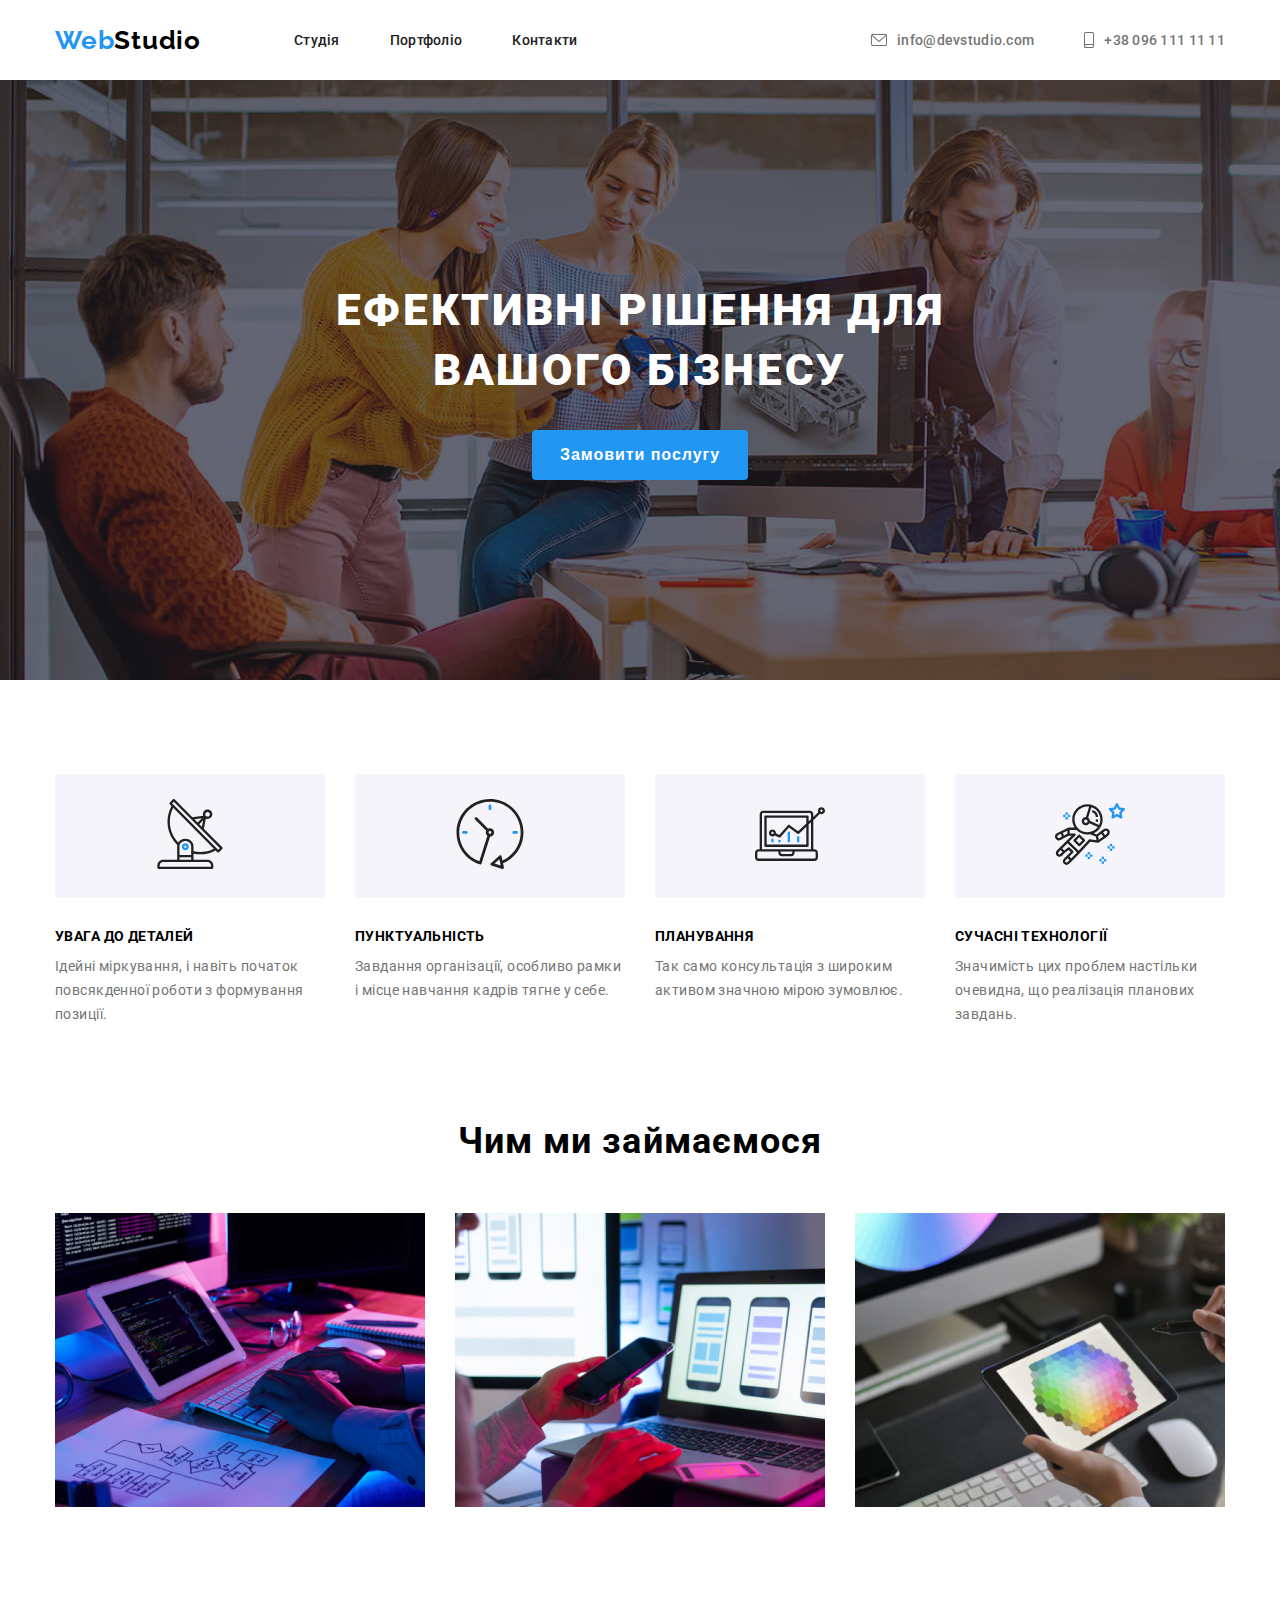
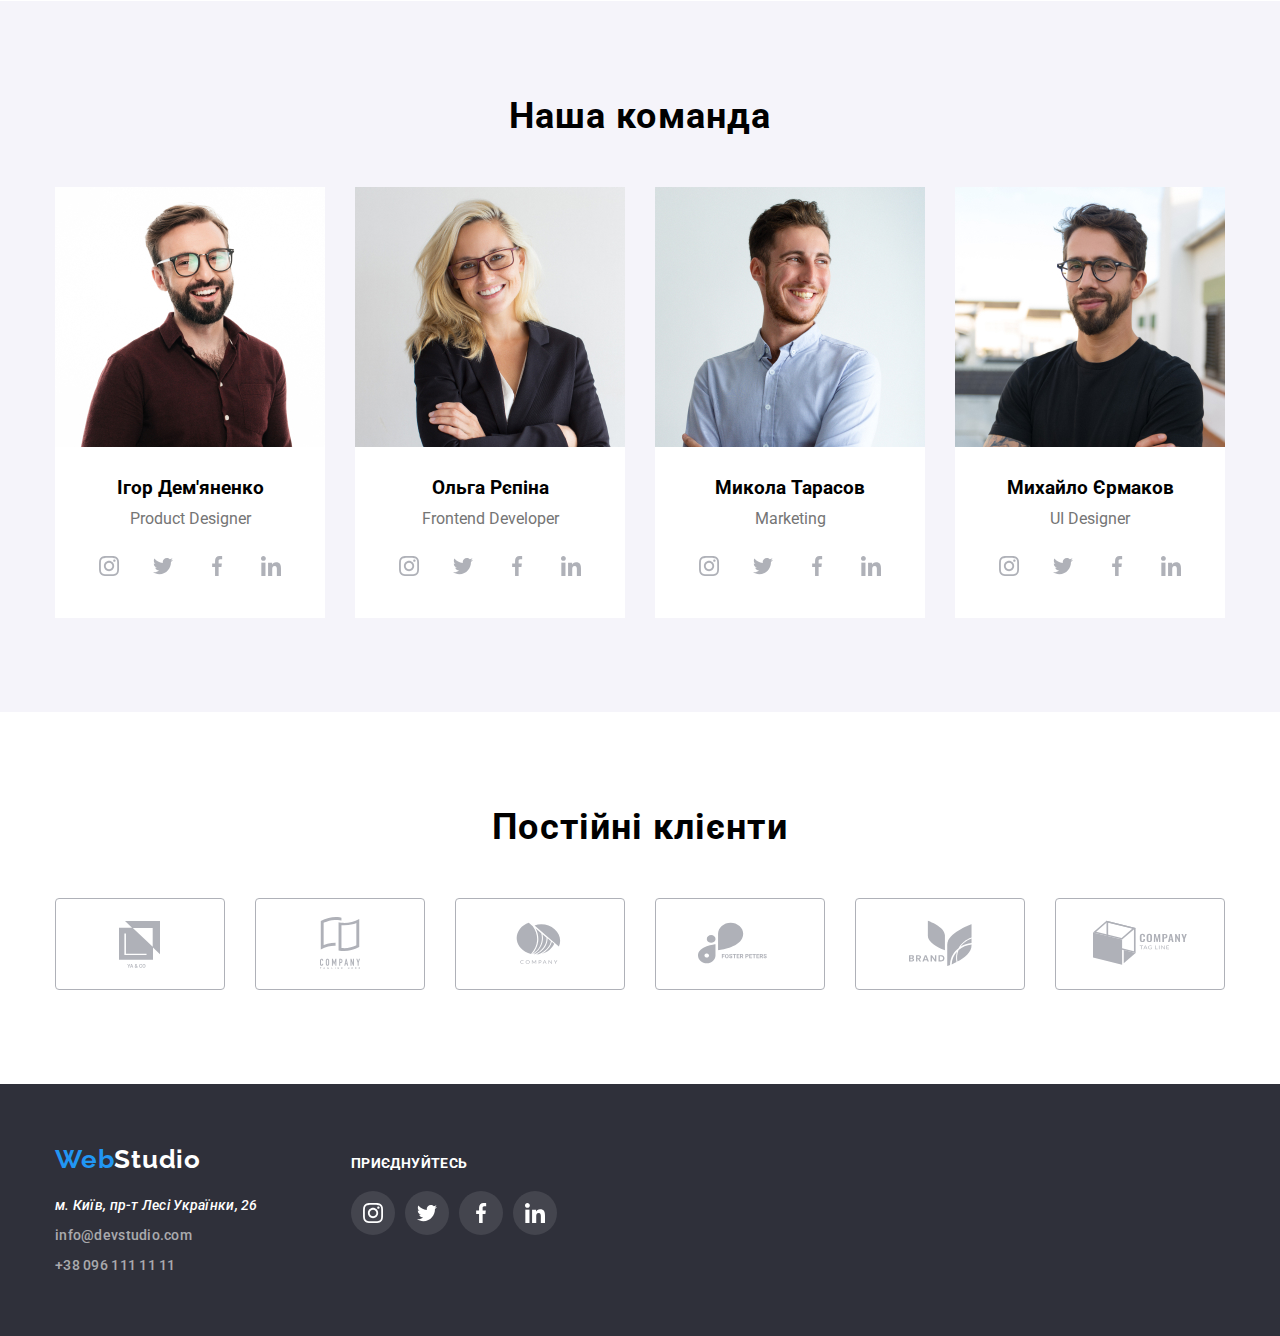
<file: index.html>
<!DOCTYPE html>
<html lang="en" class="page">
  <head>
    <link rel="preconnect" href="https://fonts.googleapis.com" />
    <link rel="preconnect" href="https://fonts.gstatic.com" crossorigin />
    <link
      href="https://fonts.googleapis.com/css2?family=Raleway:ital,wght@0,100..900;1,100..900&family=Roboto:ital,wght@0,100;0,300;0,400;0,500;0,700;0,900;1,100;1,300;1,400;1,500;1,700;1,900&display=swap"
      rel="stylesheet"
    />
    <link rel="stylesheet" href="./css/style.css" />
    <meta charset="UTF-8" />
    <meta name="viewport" content="width=device-width, initial-scale=1.0" />
    <title>Homework 5</title>
    <script src="./js/script.js" defer></script>
  </head>

  <body class="page__body">
    <header class="header" id="top">
      <div class="container">
        <div class="header__content">
          <a href="./index.html" class="header__logo logo">
            <span class="logo--blue"> Web </span>
            Studio
          </a>

          <nav class="nav">
            <ul class="nav__list">
              <li class="nav__item">
                <a href="./index.html" class="nav__link link"> Студія </a>
              </li>
              <li class="nav__item">
                <a href="./portfolio.html" class="nav__link link">
                  Портфоліо
                </a>
              </li>
              <li class="nav__item">
                <a href="#" class="nav__link link"> Контакти </a>
              </li>
            </ul>
          </nav>

          <div class="header__contacts contacts">
            <a href="mailto:info@devstudio.com" class="contacts__link link">
              <svg class="contacts__icon contacts__icon--envelope">
                <use href="./images/sprite.svg#envelope"></use>
              </svg>
              info@devstudio.com
            </a>
            <a href="tel:+380961111111" class="contacts__link link">
              <svg class="contacts__icon contacts__icon--smartphone">
                <use href="./images/sprite.svg#smartphone"></use>
              </svg>
              +38 096 111 11 11
            </a>
          </div>
        </div>
      </div>
    </header>

    <main class="main">
      <section class="banner">
        <h1 class="banner__title">Ефективні рішення для вашого бізнесу</h1>

        <button class="banner__button">Замовити послугу</button>
      </section>

      <section class="features">
        <div class="container">
          <ul class="features__list">
            <li class="features__item feature">
              <div class="feature__icon-container">
                <svg class="feature__icon">
                  <use href="./images/sprite.svg#antenna"></use>
                </svg>
              </div>
              <h3 class="feature__title">УВАГА ДО ДЕТАЛЕЙ</h3>
              <p class="feature__text">
                Ідейні міркування, і навіть початок повсякденної роботи з
                формування позиції.
              </p>
            </li>
            <li class="features__item feature">
              <div class="feature__icon-container">
                <svg class="feature__icon">
                  <use href="./images/sprite.svg#clock"></use>
                </svg>
              </div>
              <h3 class="feature__title">ПУНКТУАЛЬНІСТЬ</h3>
              <p class="feature__text">
                Завдання організації, особливо рамки і місце навчання кадрів
                тягне у себе.
              </p>
            </li>
            <li class="features__item feature">
              <div class="feature__icon-container">
                <svg class="feature__icon">
                  <use href="./images/sprite.svg#diagram"></use>
                </svg>
              </div>
              <h3 class="feature__title">ПЛАНУВАННЯ</h3>
              <p class="feature__text">
                Так само консультація з широким активом значною мірою зумовлює.
              </p>
            </li>
            <li class="features__item feature">
              <div class="feature__icon-container">
                <svg class="feature__icon">
                  <use href="./images/sprite.svg#astronaut"></use>
                </svg>
              </div>
              <h3 class="feature__title">СУЧАСНІ ТЕХНОЛОГІЇ</h3>
              <p class="feature__text">
                Значимість цих проблем настільки очевидна, що реалізація
                планових завдань.
              </p>
            </li>
          </ul>
        </div>
      </section>

      <section class="services">
        <div class="container">
          <h2 class="services__title">Чим ми займаємося</h2>

          <ul class="services__list">
            <li class="services__item">
              <img
                src="./images/services-1.jpg"
                alt="Service 1"
                class="services__photo"
              />
            </li>
            <li class="services__item">
              <img
                src="./images/services-2.jpg"
                alt="Service 2"
                class="services__photo"
              />
            </li>
            <li class="services__item">
              <img
                src="./images/services-3.jpg"
                alt="Service 3"
                class="services__photo"
              />
            </li>
          </ul>
        </div>
      </section>

      <section class="team">
        <div class="container">
          <h2 class="team__title">Наша команда</h2>
          <ul class="team__list">
            <li class="team__item person">
              <img
                src="./images/team-1.jpg"
                alt="Person photo"
                class="person__photo"
              />
              <div class="person__info">
                <h3 class="person__name">Ігор Дем'яненко</h3>
                <p class="person__role">Product Designer</p>

                <div class="social-icons">
                  <ul class="social-icons__list">
                    <li class="social-icons__item">
                      <a href="#" class="social-icons__link">
                        <svg class="social-icons__icon">
                          <use href="./images/sprite.svg#instagram"></use>
                        </svg>
                      </a>
                    </li>
                    <li class="social-icons__item">
                      <a href="#" class="social-icons__link">
                        <svg class="social-icons__icon">
                          <use href="./images/sprite.svg#twitter"></use>
                        </svg>
                      </a>
                    </li>
                    <li class="social-icons__item">
                      <a href="#" class="social-icons__link">
                        <svg class="social-icons__icon">
                          <use href="./images/sprite.svg#facebook"></use>
                        </svg>
                      </a>
                    </li>
                    <li class="social-icons__item">
                      <a href="#" class="social-icons__link">
                        <svg class="social-icons__icon">
                          <use href="./images/sprite.svg#linkedin"></use>
                        </svg>
                      </a>
                    </li>
                  </ul>
                </div>
              </div>
            </li>

            <li class="team__item person">
              <img
                src="./images/team-2.jpg"
                alt="Person photo"
                class="person__photo"
              />

              <div class="person__info">
                <h3 class="person__name">Ольга Рєпіна</h3>
                <p class="person__role">Frontend Developer</p>

                <div class="social-icons">
                  <ul class="social-icons__list">
                    <li class="social-icons__item">
                      <a href="#" class="social-icons__link">
                        <svg class="social-icons__icon">
                          <use href="./images/sprite.svg#instagram"></use>
                        </svg>
                      </a>
                    </li>
                    <li class="social-icons__item">
                      <a href="#" class="social-icons__link">
                        <svg class="social-icons__icon">
                          <use href="./images/sprite.svg#twitter"></use>
                        </svg>
                      </a>
                    </li>
                    <li class="social-icons__item">
                      <a href="#" class="social-icons__link">
                        <svg class="social-icons__icon">
                          <use href="./images/sprite.svg#facebook"></use>
                        </svg>
                      </a>
                    </li>
                    <li class="social-icons__item">
                      <a href="#" class="social-icons__link">
                        <svg class="social-icons__icon">
                          <use href="./images/sprite.svg#linkedin"></use>
                        </svg>
                      </a>
                    </li>
                  </ul>
                </div>
              </div>
            </li>

            <li class="team__item person">
              <img
                src="./images/team-3.jpg"
                alt="Person photo"
                class="person__photo"
              />
              <div class="person__info">
                <h3 class="person__name">Микола Тарасов</h3>
                <p class="person__role">Marketing</p>
                <div class="social-icons">
                  <ul class="social-icons__list">
                    <li class="social-icons__item">
                      <a href="#" class="social-icons__link">
                        <svg class="social-icons__icon">
                          <use href="./images/sprite.svg#instagram"></use>
                        </svg>
                      </a>
                    </li>
                    <li class="social-icons__item">
                      <a href="#" class="social-icons__link">
                        <svg class="social-icons__icon">
                          <use href="./images/sprite.svg#twitter"></use>
                        </svg>
                      </a>
                    </li>
                    <li class="social-icons__item">
                      <a href="#" class="social-icons__link">
                        <svg class="social-icons__icon">
                          <use href="./images/sprite.svg#facebook"></use>
                        </svg>
                      </a>
                    </li>
                    <li class="social-icons__item">
                      <a href="#" class="social-icons__link">
                        <svg class="social-icons__icon">
                          <use href="./images/sprite.svg#linkedin"></use>
                        </svg>
                      </a>
                    </li>
                  </ul>
                </div>
              </div>
            </li>
            <li class="team__item person">
              <img
                src="./images/team-4.jpg"
                alt="person photo"
                class="person"
              />
              <div class="person__info">
                <h3 class="person__name">Михайло Єрмаков</h3>
                <p class="person__role">UI Designer</p>
                <div class="social-icons">
                  <ul class="social-icons__list">
                    <li class="social-icons__item">
                      <a href="#" class="social-icons__link">
                        <svg class="social-icons__icon">
                          <use href="./images/sprite.svg#instagram"></use>
                        </svg>
                      </a>
                    </li>
                    <li class="social-icons__item">
                      <a href="#" class="social-icons__link">
                        <svg class="social-icons__icon">
                          <use href="./images/sprite.svg#twitter"></use>
                        </svg>
                      </a>
                    </li>
                    <li class="social-icons__item">
                      <a href="#" class="social-icons__link">
                        <svg class="social-icons__icon">
                          <use href="./images/sprite.svg#facebook"></use>
                        </svg>
                      </a>
                    </li>
                    <li class="social-icons__item">
                      <a href="#" class="social-icons__link">
                        <svg class="social-icons__icon">
                          <use href="./images/sprite.svg#linkedin"></use>
                        </svg>
                      </a>
                    </li>
                  </ul>
                </div>
              </div>
            </li>
          </ul>
        </div>
      </section>

      <section class="clients">
        <div class="container">
          <h2 class="clients__title">Постійні клієнти</h2>
          <ul class="clients__list">
            <li class="clients__item">
              <svg class="clients__icon">
                <use href="./images/sprite.svg#client1"></use>
              </svg>
            </li>
            <li class="clients__item">
              <svg class="clients__icon">
                <use href="./images/sprite.svg#client2"></use>
              </svg>
            </li>
            <li class="clients__item">
              <svg class="clients__icon">
                <use href="./images/sprite.svg#client3"></use>
              </svg>
            </li>
            <li class="clients__item">
              <svg class="clients__icon">
                <use href="./images/sprite.svg#client4"></use>
              </svg>
            </li>
            <li class="clients__item">
              <svg class="clients__icon">
                <use href="./images/sprite.svg#client5"></use>
              </svg>
            </li>
            <li class="clients__item">
              <svg class="clients__icon">
                <use href="./images/sprite.svg#client6"></use>
              </svg>
            </li>
          </ul>
        </div>
      </section>
    </main>

    <footer class="footer">
      <div class="container">
        <div class="footer__content">
          <div class="footer__left-block">
            <a href="/" class="logo footer__logo">
              <span class="logo--blue">Web</span>
              <span class="logo--footer">Studio</span>
            </a>
            <div class="contacts contacts--footer">
              <address class="contacts__address">
                <a
                  href="https://maps.app.goo.gl/hNjkJW8bVFuCHzuT9"
                  class="contacts__link contacts__link--address link"
                  target="_blank"
                  >м. Київ, пр-т Лесі Українки, 26</a
                >
              </address>
              <a
                href="mailto:info@devstudio.com"
                class="contacts__link contacts__link--footer link"
                >info@devstudio.com</a
              >
              <a
                href="tel:+380961111111"
                class="contacts__link contacts__link--footer link"
                >+38 096 111 11 11</a
              >
            </div>
          </div>

          <div class="social-icons social-icons--footer">
            <h3 class="social-icons__title">приєднуйтесь</h3>
            <ul class="social-icons__list">
              <li class="social-icons__item">
                <a href="#" class="social-icons__link">
                  <svg class="social-icons__icon">
                    <use href="./images/sprite.svg#instagram"></use>
                  </svg>
                </a>
              </li>
              <li class="social-icons__item">
                <a href="#" class="social-icons__link">
                  <svg class="social-icons__icon">
                    <use href="./images/sprite.svg#twitter"></use>
                  </svg>
                </a>
              </li>
              <li class="social-icons__item">
                <a href="#" class="social-icons__link">
                  <svg class="social-icons__icon">
                    <use href="./images/sprite.svg#facebook"></use>
                  </svg>
                </a>
              </li>
              <li class="social-icons__item">
                <a href="#" class="social-icons__link">
                  <svg class="social-icons__icon">
                    <use href="./images/sprite.svg#linkedin"></use>
                  </svg>
                </a>
              </li>
            </ul>
          </div>
        </div>
      </div>
    </footer>

    <div class="modal">
      <div class="modal__background">
        <div class="modal__window">
          <button class="modal__close">
            <svg class="modal__icon">
              <use href="./images/sprite.svg#icon-close"></use>
            </svg>
          </button>
        </div>
      </div>
    </div>
  </body>
</html>
</file>
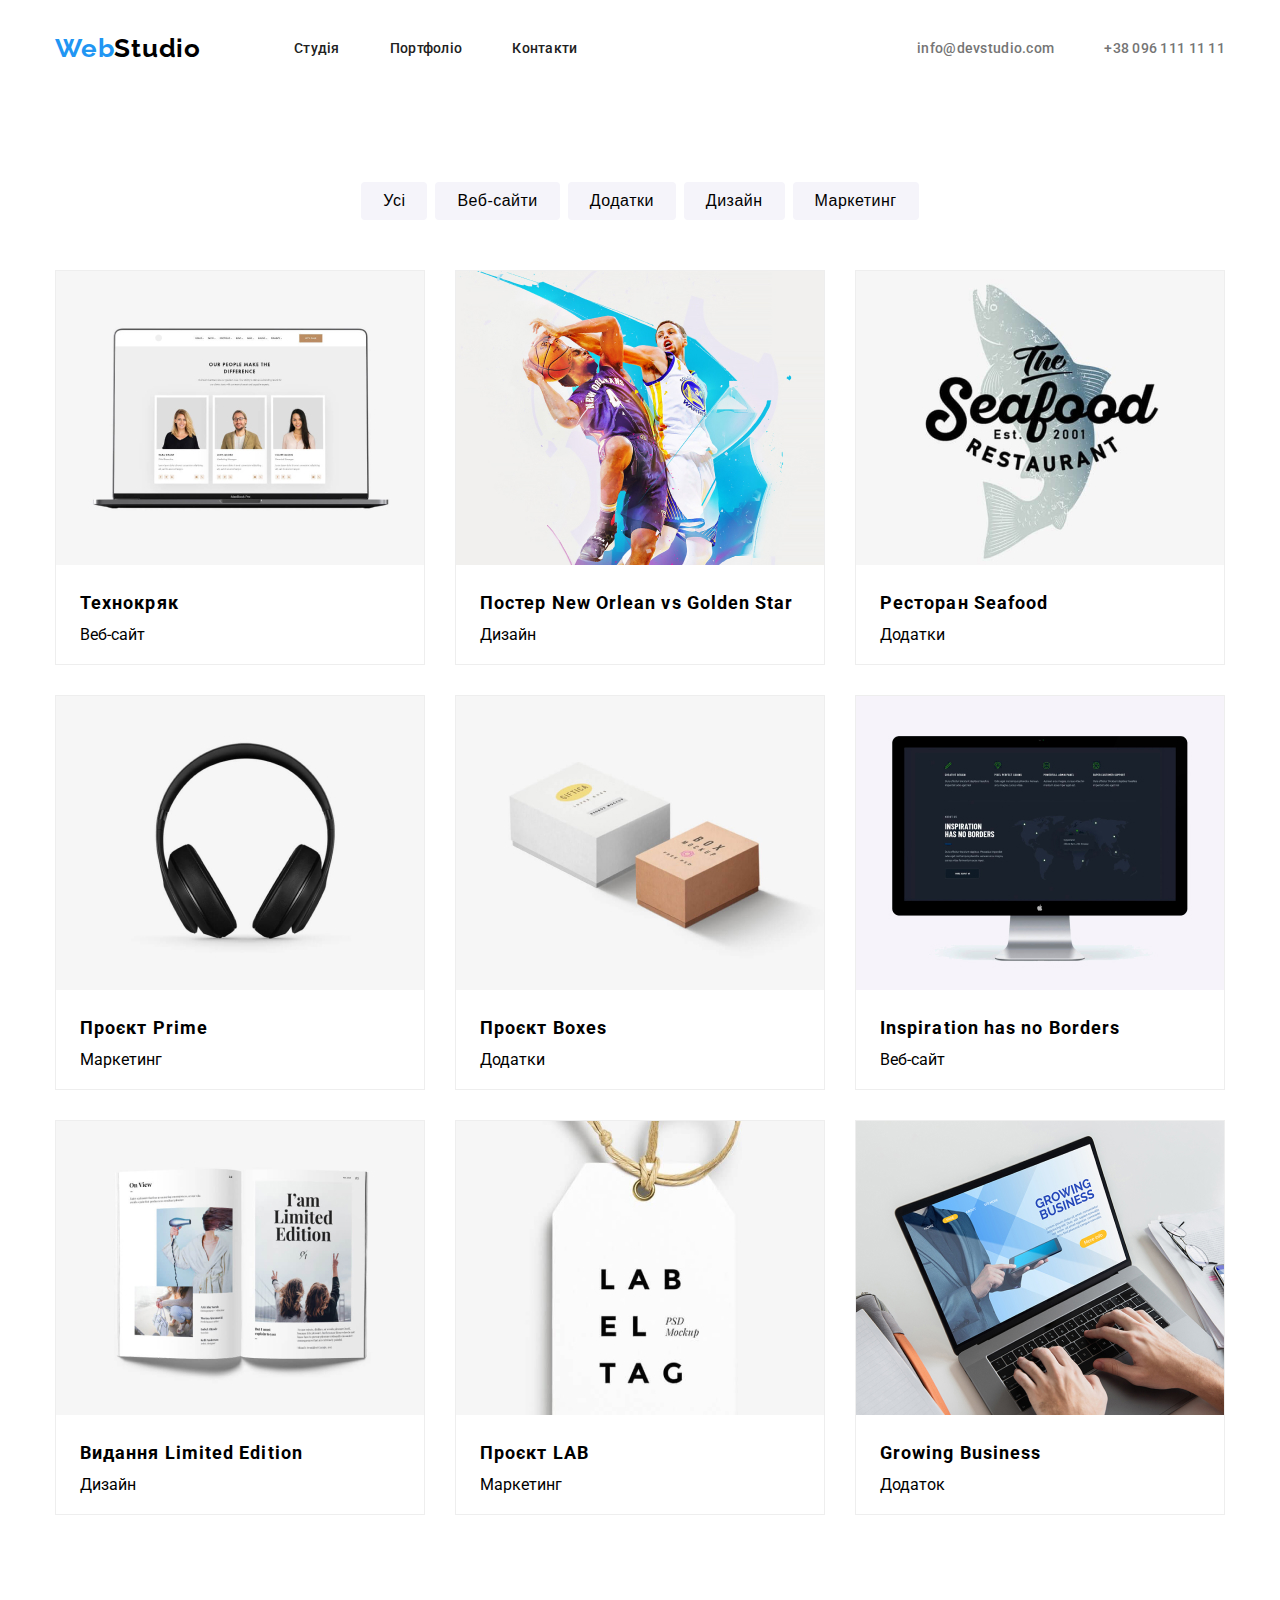
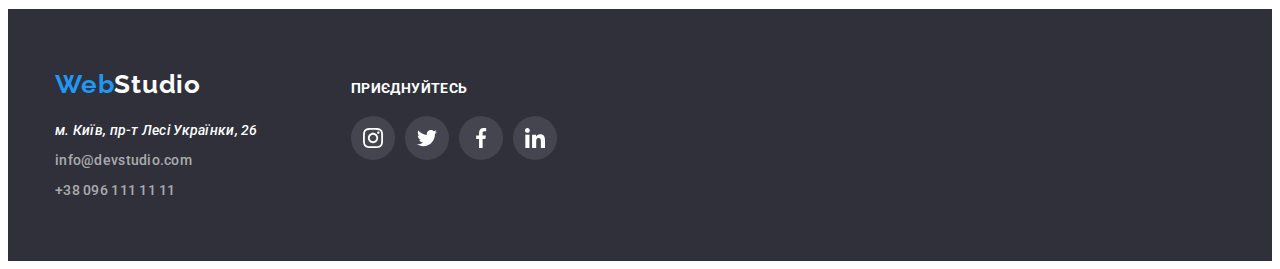
<file: portfolio.html>
<!DOCTYPE html>
<html lang="en" class="page">
  <head>
    <link rel="preconnect" href="https://fonts.googleapis.com" />
    <link rel="preconnect" href="https://fonts.gstatic.com" crossorigin />
    <link
      href="https://fonts.googleapis.com/css2?family=Raleway:ital,wght@0,100..900;1,100..900&family=Roboto:ital,wght@0,100;0,300;0,400;0,500;0,700;0,900;1,100;1,300;1,400;1,500;1,700;1,900&display=swap"
      rel="stylesheet"
    />
    <meta charset="UTF-8" />
    <meta name="viewport" content="width=device-width, initial-scale=1.0" />
    <link rel="stylesheet" href="./css/style.css" />
    <title>Homework 5</title>
  </head>

  <body>
    <header class="header" id="top">
      <div class="container">
        <div class="header__content">
          <a href="./index.html" class="header__logo logo">
            <span class="logo--blue"> Web </span>
            Studio
          </a>

          <nav class="nav">
            <ul class="nav__list">
              <li class="nav__item">
                <a href="./index.html" class="nav__link link"> Студія </a>
              </li>
              <li class="nav__item">
                <a href="./portfolio.html" class="nav__link link">
                  Портфоліо
                </a>
              </li>
              <li class="nav__item">
                <a href="#" class="nav__link link"> Контакти </a>
              </li>
            </ul>
          </nav>

          <div class="header__contacts contacts">
            <a href="mailto:info@devstudio.com" class="contacts__link link"
              >info@devstudio.com</a
            >
            <a href="tel:+380961111111" class="contacts__link link"
              >+38 096 111 11 11</a
            >
          </div>
        </div>
      </div>
    </header>

    <main class="main">
      <section class="portfolio">
        <div class="container">
          <ul class="portfolio__filters filters">
            <li class="filters__item">
              <button type="button" class="filters__button">Усі</button>
            </li>
            <li class="filters__item">
              <button type="button" class="filters__button">Веб-сайти</button>
            </li>
            <li class="filters__item">
              <button type="button" class="filters__button">Додатки</button>
            </li>
            <li class="filters__item">
              <button type="button" class="filters__button">Дизайн</button>
            </li>
            <li class="filters__item">
              <button type="button" class="filters__button">Маркетинг</button>
            </li>
          </ul>

          <ul class="portfolio__projects projects">
            <li class="projects__item project">
             <div class="project__image-container">
              <img
                src="./images/project--1.jpg"
                alt=""
                class="project__image"
              />
              <p class="project__info">
                Ресурс пропонує комплексні пропозиції з різним рівнем функціоналу та сервісів. Все це дозволить відвідувачу отримати вичерпні відомості про компанію чи приватну особу.
              </p>
             </div>
              
              <div class="project__content">
                <h2 class="project__title">Технокряк</h2>
                <p class="project__category">Веб-сайт</p>
              </div>
            </li>

            <li class="projects__item project">
              <div class="project__image-container">
                <img
                  src="./images/project--2.jpg"
                  alt=""
                  class="project__image"
                />
                <p class="project__info">
                  Ресурс пропонує комплексні пропозиції з різним рівнем функціоналу та сервісів. Все це дозволить відвідувачу отримати вичерпні відомості про компанію чи приватну особу.
                </p>
               </div>

              <div class="project__content">
                <h2 class="project__title">Постер New Orlean vs Golden Star</h2>
                <p class="project__category">Дизайн</p>
              </div>
            </li>
            <li class="projects__item project">
              <div class="project__image-container">
                <img
                  src="./images/project--3.jpg"
                  alt=""
                  class="project__image"
                />
                <p class="project__info">
                  Ресурс пропонує комплексні пропозиції з різним рівнем функціоналу та сервісів. Все це дозволить відвідувачу отримати вичерпні відомості про компанію чи приватну особу.
                </p>
               </div>

              <div class="project__content">
                <h2 class="project__title">Ресторан Seafood</h2>
                <p class="project__category">Додатки</p>
              </div>
            </li>
            <li class="projects__item project">
              <div class="project__image-container">
                <img
                  src="./images/project--4.jpg"
                  alt=""
                  class="project__image"
                />
                <p class="project__info">
                  Ресурс пропонує комплексні пропозиції з різним рівнем функціоналу та сервісів. Все це дозволить відвідувачу отримати вичерпні відомості про компанію чи приватну особу.
                </p>
               </div>

              <div class="project__content">
                <h2 class="project__title">Проєкт Prime</h2>
                <p class="project__category">Маркетинг</p>
              </div>
            </li>
            <li class="projects__item project">
              <div class="project__image-container">
                <img
                  src="./images/project--5.jpg"
                  alt=""
                  class="project__image"
                />
                <p class="project__info">
                  Ресурс пропонує комплексні пропозиції з різним рівнем функціоналу та сервісів. Все це дозволить відвідувачу отримати вичерпні відомості про компанію чи приватну особу.
                </p>
               </div>

              <div class="project__content">
                <h2 class="project__title">Проєкт Boxes</h2>
                <p class="project__category">Додатки</p>
              </div>
            </li>
            <li class="projects__item project">
              <div class="project__image-container">
                <img
                  src="./images/project--6.jpg"
                  alt=""
                  class="project__image"
                />
                <p class="project__info">
                  Ресурс пропонує комплексні пропозиції з різним рівнем функціоналу та сервісів. Все це дозволить відвідувачу отримати вичерпні відомості про компанію чи приватну особу.
                </p>
               </div>

              <div class="project__content">
                <h2 class="project__title">Inspiration has no Borders</h2>
                <p class="project__category">Веб-сайт</p>
              </div>
            </li>
            <li class="projects__item project">
              <div class="project__image-container">
                <img
                  src="./images/project--7.jpg"
                  alt=""
                  class="project__image"
                />
                <p class="project__info">
                  Ресурс пропонує комплексні пропозиції з різним рівнем функціоналу та сервісів. Все це дозволить відвідувачу отримати вичерпні відомості про компанію чи приватну особу.
                </p>
               </div>

              <div class="project__content">
                <h2 class="project__title">Видання Limited Edition</h2>
                <p class="project__category">Дизайн</p>
              </div>
            </li>
            <li class="projects__item project">
              <div class="project__image-container">
                <img
                  src="./images/project--8.jpg"
                  alt=""
                  class="project__image"
                />
                <p class="project__info">
                  Ресурс пропонує комплексні пропозиції з різним рівнем функціоналу та сервісів. Все це дозволить відвідувачу отримати вичерпні відомості про компанію чи приватну особу.
                </p>
               </div>

              <div class="project__content">
                <h2 class="project__title">Проєкт LAB</h2>
                <p class="project__category">Маркетинг</p>
              </div>
            </li>
            <li class="projects__item project">
              <div class="project__image-container">
                <img
                  src="./images/project--9.jpg"
                  alt=""
                  class="project__image"
                />
                <p class="project__info">
                  Ресурс пропонує комплексні пропозиції з різним рівнем функціоналу та сервісів. Все це дозволить відвідувачу отримати вичерпні відомості про компанію чи приватну особу.
                </p>
               </div>

              <div class="project__content">
                <h2 class="project__title">Growing Business</h2>
                <p class="project__category">Додаток</p>
              </div>
            </li>
          </ul>
        </div>
      </section>
    </main>

    <footer class="footer">
      <div class="container">
        <div class="footer__content">
          <div class="footer__left-block">
            <a href="/" class="logo footer__logo">
              <span class="logo--blue">Web</span>
              <span class="logo--footer">Studio</span>
            </a>
            <div class="contacts contacts--footer">
              <address class="contacts__address">
                <a
                  href="https://maps.app.goo.gl/hNjkJW8bVFuCHzuT9"
                  class="contacts__link contacts__link--address link"
                  target="_blank"
                  >м. Київ, пр-т Лесі Українки, 26</a
                >
              </address>
              <a
                href="mailto:info@devstudio.com"
                class="contacts__link contacts__link--footer link"
                >info@devstudio.com</a
              >
              <a
                href="tel:+380961111111"
                class="contacts__link contacts__link--footer link"
                >+38 096 111 11 11</a
              >
            </div>
          </div>

          <div class="social-icons social-icons--footer">
            <h3 class="social-icons__title">приєднуйтесь</h3>
            <ul class="social-icons__list">
              <li class="social-icons__item">
                <a href="#" class="social-icons__link">
                  <svg class="social-icons__icon">
                    <use href="./images/sprite.svg#instagram"></use>
                  </svg>
                </a>
              </li>
              <li class="social-icons__item">
                <a href="#" class="social-icons__link">
                  <svg class="social-icons__icon">
                    <use href="./images/sprite.svg#twitter"></use>
                  </svg>
                </a>
              </li>
              <li class="social-icons__item">
                <a href="#" class="social-icons__link">
                  <svg class="social-icons__icon">
                    <use href="./images/sprite.svg#facebook"></use>
                  </svg>
                </a>
              </li>
              <li class="social-icons__item">
                <a href="#" class="social-icons__link">
                  <svg class="social-icons__icon">
                    <use href="./images/sprite.svg#linkedin"></use>
                  </svg>
                </a>
              </li>
            </ul>
          </div>
        </div>
      </div>
    </footer>
  </body>
</html>
</file>
<file: css/style.css>
:root {
  --color-light-blue: #2196f3;
  --color-dark-blue: #2f303a;
  --color-black: #212121;
  --color-grey: #757575;
  --color-light-grey: #f5f4fa;
  --color-icon-grey: #afb1b8;
}

* {
  box-sizing: border-box;
}

.page {
  font-family: Roboto, sans-serif;
}

.page__body {
  margin: 0;
}

.page__body:has(.modal--is-open) {
  padding-right: 17px;
  overflow: hidden;
}

/* #region CONTAINER */

.container {
  margin: 0 auto;

  width: 100%;
  max-width: 1200px;
  padding: 0 15px;
}

/* #endregion */

/* #region HEADER */

.header {
  /* background-color: #eee; */
}

.header__content {
  display: flex;
  height: 80px;
}

.header__logo {
  margin: 0;
  margin-right: 93px;
}

.header__contacts {
  margin: 0;
  margin-left: auto;
}

/* #endregion */

/* #region LOGO */

.logo {
  display: flex;
  align-items: center;

  font-family: Raleway;
  font-size: 26px;
  font-weight: 700;
  line-height: 31px;
  letter-spacing: 0.03em;
  text-align: left;
  text-decoration: none;

  color: #000000;
}

.logo--blue {
  color: var(--color-light-blue);
}

.logo--footer {
  color: white;
}

/* #endregion */

/* #region LINK */

.link {
  display: flex;
  align-items: center;

  font-size: 14px;
  font-weight: 500;
  line-height: 21px;
  letter-spacing: 0.02em;
  text-align: left;
  text-decoration: none;

  color: var(--color-black);
  transition: color 300ms;
}

.link:hover {
  color: var(--color-light-blue);
}

/* #endregion */

/* #region NAV */
.nav {
  display: flex;
}

.nav__list {
  display: flex;
  gap: 50px;
  list-style: none;
  padding: 0;
  margin: 0;
}

.nav__item {
  display: flex;
}

/* #endregion */

/* #region CONTACTS */
.contacts {
  display: flex;
  flex-direction: row;
  gap: 50px;
}

.contacts--footer {
  flex-direction: column;
  gap: 9px;
}

.contacts__link {
  display: flex;
  align-items: center;
  gap: 10px;
  color: #757575;
}

.contacts__icon {
  color: inherit;
}

.contacts__icon--envelope {
  width: 16px;
  height: 12px;
}

.contacts__icon--smartphone {
  width: 10px;
  height: 16px;
}

.contacts__link--footer {
  color: #ffffff99;
}

.contacts__link--address {
  color: #ffffff;
}

/* #endregion */

/* #region BANNER */
.banner {
  padding: 200px 0;

  background: linear-gradient(
      90deg,
      rgba(47, 48, 58, 0.4) 0%,
      rgba(47, 48, 58, 0.4) 100%
    ),
    url("../images/banner.jpg"), var(--color-dark-blue);
}

.banner__title {
  color: white;
  font-size: 44px;
  font-weight: 900;
  line-height: 60px;
  letter-spacing: 0.06em;
  text-align: center;
  text-transform: uppercase;
  margin: 0 auto 30px;
  width: 696px;
}

.banner__button {
  margin: 0 auto;

  display: flex;
  align-items: center;
  justify-content: center;

  width: 216px;
  height: 50px;

  font-size: 16px;
  font-weight: 700;
  line-height: 30px;
  letter-spacing: 0.06em;

  background-color: var(--color-light-blue);
  color: white;

  border-radius: 4px;
  border: none;

  cursor: pointer;
}
/* #endregion */

/* #region FEATURES */

.features {
  padding: 94px 0 0;
}

.features__list {
  display: flex;
  list-style: none;
  margin: 0;
  padding: 0;
  gap: 30px;
}

.features__item {
}

.feature {
  width: 270px;
}

.feature__icon-container {
  margin: 0 0 30px;
  padding: 25px 0;
  text-align: center;
  background-color: #f5f4fa;
}

.feature__icon {
  height: 70px;
  width: 70px;
}

.feature__title {
  margin: 0 0 10px;
  font-size: 14px;
  font-weight: 700;
  line-height: 16.41px;
  letter-spacing: 0.03em;
}

.feature__text {
  margin: 0;
  font-size: 14px;
  font-weight: 400;
  line-height: 24px;
  letter-spacing: 0.03em;
  color: var(--color-grey);
}

/* #endregion */

/* #region SERVICES */

.services {
  padding: 94px 0;
}

.services__title {
  margin: 0 0 50px;

  font-size: 36px;
  font-weight: 700;
  line-height: 42.19px;
  letter-spacing: 0.03em;

  text-align: center;
}

.services__list {
  margin: 0;
  padding: 0;

  display: flex;
  gap: 30px;
  list-style: none;
}

.services__item {
  display: flex;
}

/* #endregion */

/* #region TEAM */

.team {
  padding: 94px 0;
  background-color: var(--color-light-grey);
}

.team__title {
  margin: 0 0 50px;

  font-size: 36px;
  font-weight: 700;
  line-height: 42.19px;
  letter-spacing: 0.03em;

  text-align: center;
}

.team__list {
  display: flex;
  list-style: none;
  margin: 0;
  padding: 0;
  gap: 30px;
}

/* #endregion */

/* #region PERSON */

.person {
  display: flex;
  flex-direction: column;
}
.person__photo {
}

.person__info {
  background-color: #fff;
  padding: 30px 0;
}

.person__name {
  margin: 0 0 10px;
  text-align: center;
}

.person__role {
  margin: 0 0 16px;
  color: #757575;
  text-align: center;
}

/* #endregion */

/* #region  FILTERS */

.filters {
  padding: 0;

  display: flex;
  justify-content: center;
  gap: 8px;

  list-style: none;
}

.filters__button {
  padding: 0 22px;

  display: flex;
  align-items: center;

  height: 38px;

  font-size: 16px;
  font-weight: 500;
  line-height: 26px;
  letter-spacing: 0.03em;

  border: none;
  border-radius: 4px;
  background-color: var(--color-light-grey);

  transition: all 0.3s;
}

.filters__button:hover {
  background-color: var(--color-light-blue);
  color: #fff;

  box-shadow: 0px 2px 2px 0px #0000001f;

  box-shadow: 0px 1px 2px 0px #00000014;

  box-shadow: 0px 3px 1px 0px #0000001a;
}

/* #endregion */

/* #region PORTFOLIO */

.portfolio {
  padding: 94px 0;
}

.portfolio__filters {
  margin: 0 0 50px;
}

.portfolio__projects {
  margin: 0;
}

/* #endregion */

/* #region PROJECTS */

.projects {
  padding: 0;

  display: flex;
  flex-wrap: wrap;
  gap: 30px;

  list-style: none;
}

/* #endregion */

/* #region PROJECT */
.project {
  width: 370px;
  border: 1px solid #eee;

  transition: box-shadow 300ms;
}

.project:hover {
  box-shadow: 1px 4px 6px 0px #0000001f;
}

.project:hover .project__info {
  transform: translateY(0);
}

.project__image-container {
  position: relative;
  overflow: hidden;
}

.project__image {
  display: block;
}

.project__info {
  margin: 0;
  padding: 0 24px;

  position: absolute;
  top: 0;

  display: flex;
  align-items: center;

  height: 100%;
  font-size: 18px;
  font-weight: 400;
  line-height: 28px;
  letter-spacing: 0.03em;

  background-color: #2196f3e5;
  color: #fff;

  transform: translateY(100%);
  transition: transform 300ms;
}

.project__content {
  padding: 20px 24px;
}

.project__title {
  margin: 0 0 4px;
  font-size: 18px;
  font-weight: 700;
  line-height: 36px;
  letter-spacing: 0.06em;
}

.project__category {
  margin: 0;
}

/* #endregion*/

/* #region SOCIAL-ICONS */

.social-icons {
  margin: 0;
  padding: 0;
  list-style: none;
}

.social-icons--footer .social-icons__link {
  color: #fff;
  background-color: #ffffff1a;
}

.social-icons__title {
  margin: 0 0 20px;
  font-size: 14px;
  font-weight: 700;
  line-height: 16.41px;
  letter-spacing: 0.03em;
  text-transform: uppercase;
  color: #fff;
}

.social-icons__list {
  margin: 0;
  padding: 0;

  display: flex;
  flex-direction: row;
  gap: 10px;
  justify-content: center;

  list-style: none;
}

.social-icons__item {
}

.social-icons__link {
  display: flex;
  justify-content: center;
  align-items: center;

  height: 44px;
  width: 44px;
  border-radius: 50%;

  color: var(--color-icon-grey);
  background-color: #fff;

  transition: color 0.3s, background-color 0.3s;
}

.social-icons__link:hover {
  color: #fff;
  background-color: var(--color-light-blue);
}

.social-icons__icon {
  height: 20px;
  width: 20px;
}

/* #endregion */

/* #region CLIENTS */

.clients {
  padding: 94px 0 94px;
}
.clients__title {
  margin: 0 0 50px;

  font-size: 36px;
  font-weight: 700;
  line-height: 42.19px;
  letter-spacing: 0.03em;

  text-align: center;
}

.clients__list {
  margin: 0;
  padding: 0;

  display: flex;

  gap: 30px;
}

.clients__item {
  display: flex;
  justify-content: center;
  align-items: center;

  width: 170px;
  height: 92px;

  border-radius: 4px;
  border: 1px solid var(--color-icon-grey);

  color: var(--color-icon-grey);

  transition: color 0.3s, border-color 0.3s;
}

.clients__item:hover {
  border-color: var(--color-light-blue);
  color: var(--color-light-blue);
}

.clients__icon {
  color: inherit;
  width: 106px;
  height: 60px;
}

/* #endregion*/

/* #region FOOTER */

.footer {
  padding: 60px 0;

  background: var(--color-dark-blue);
}

.footer__logo {
  margin: 0 0 20px;
}

.footer__content {
  display: flex;
  align-items: baseline;
  gap: 93px;
}

/* #endregion */

/* #region MODAL */

.modal {
  position: fixed;
  top: 0;
  bottom: 0;
  right: 0;
  left: 0;

  opacity: 0;
  pointer-events: none;

  transition: opacity 300ms ease-in-out;
}

.modal--is-open {
  opacity: 1;
  pointer-events: all;
}

.modal__background {
  height: 100%;
  background-color: rgba(0, 0, 0, 0.2);
}

.modal__window {
  position: absolute;
  top: 50%;
  left: 50%;
  transform: translate(-50%, -30%);

  width: 528px;
  height: 581px;

  border-radius: 4px;
  background-color: #fff;

  transition: transform 300ms ease-in-out;
}

.modal--is-open .modal__window {
  transform: translate(-50%, -50%);
}

.modal__close {
  padding: 0;
  position: absolute;
  top: 8px;
  right: 8px;

  display: flex;
  justify-content: center;
  align-items: center;

  width: 30px;
  height: 30px;

  border-radius: 50%;
  background-color: #fff;
  border: 1px solid rgba(0, 0, 0, 0.1);
  cursor: pointer;
}

.modal__icon {
  height: 18px;
  width: 18px;
}

/* #endregion */
</file>
